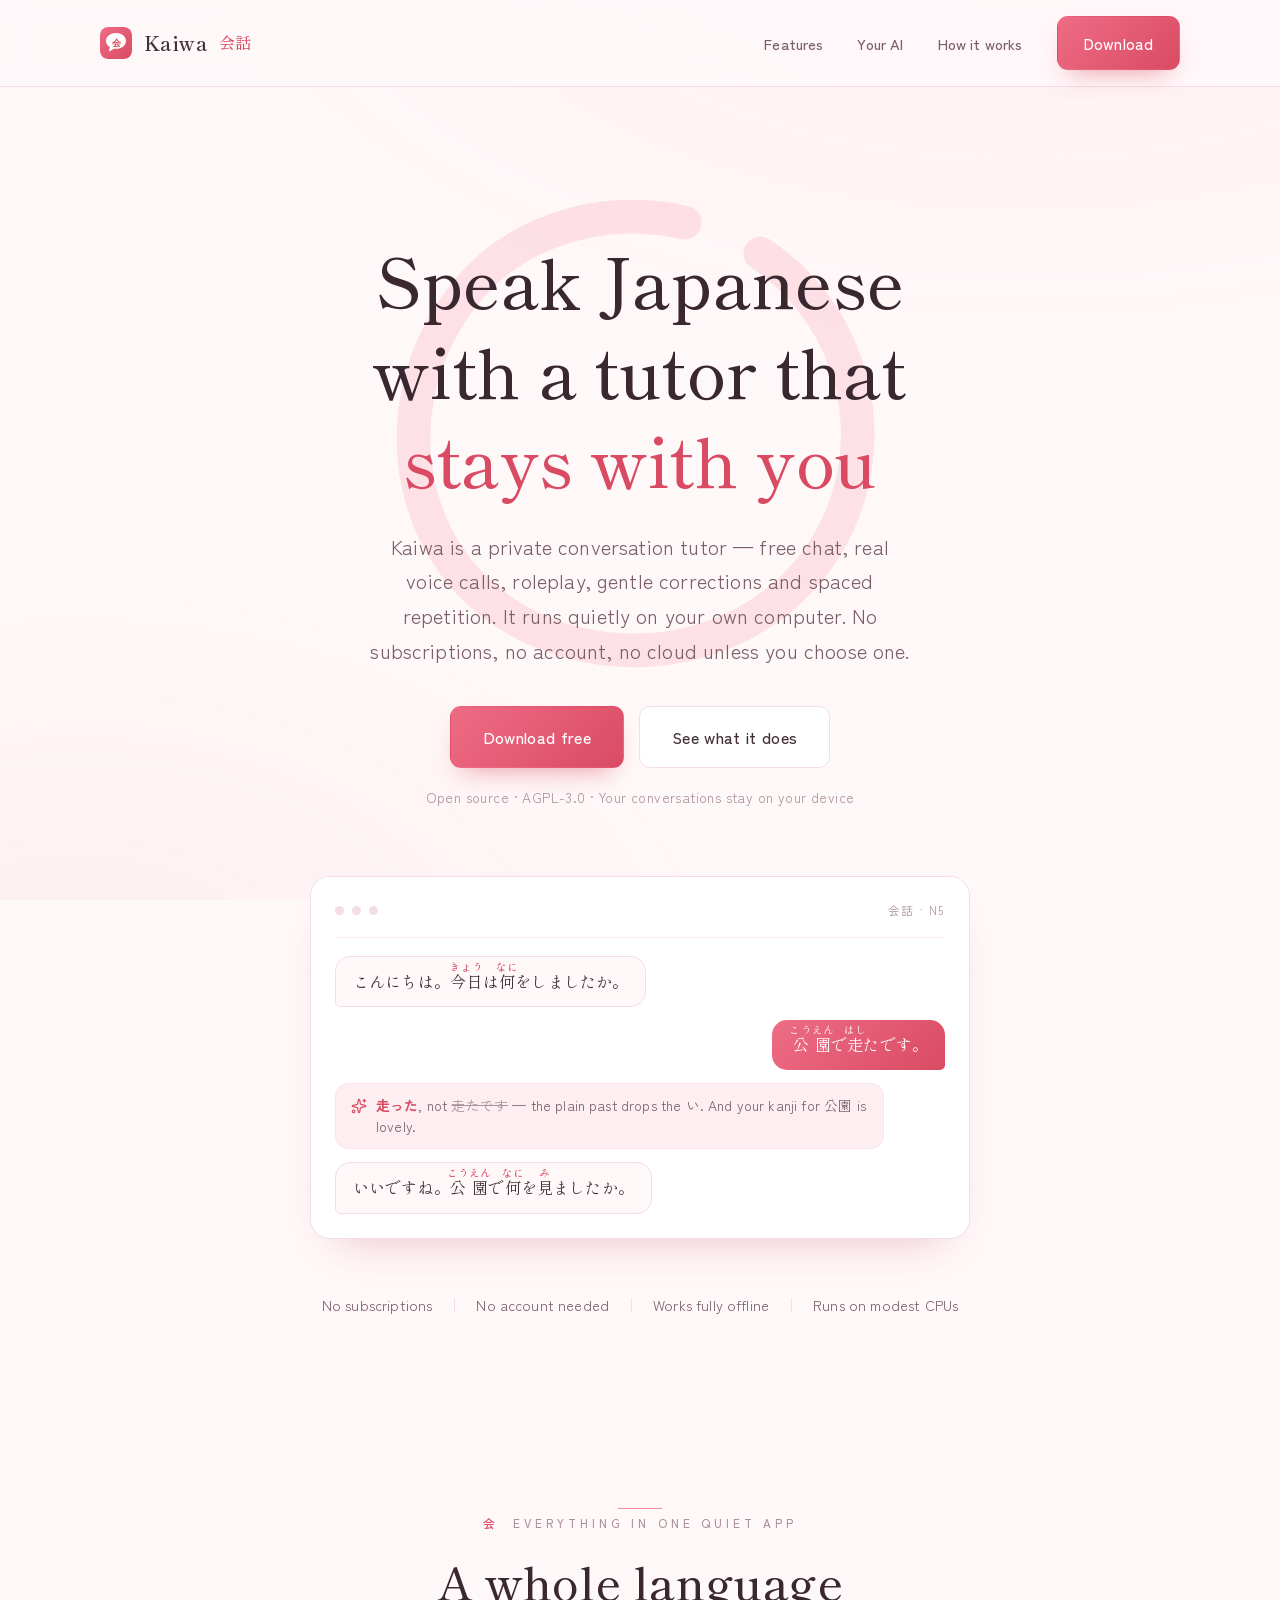
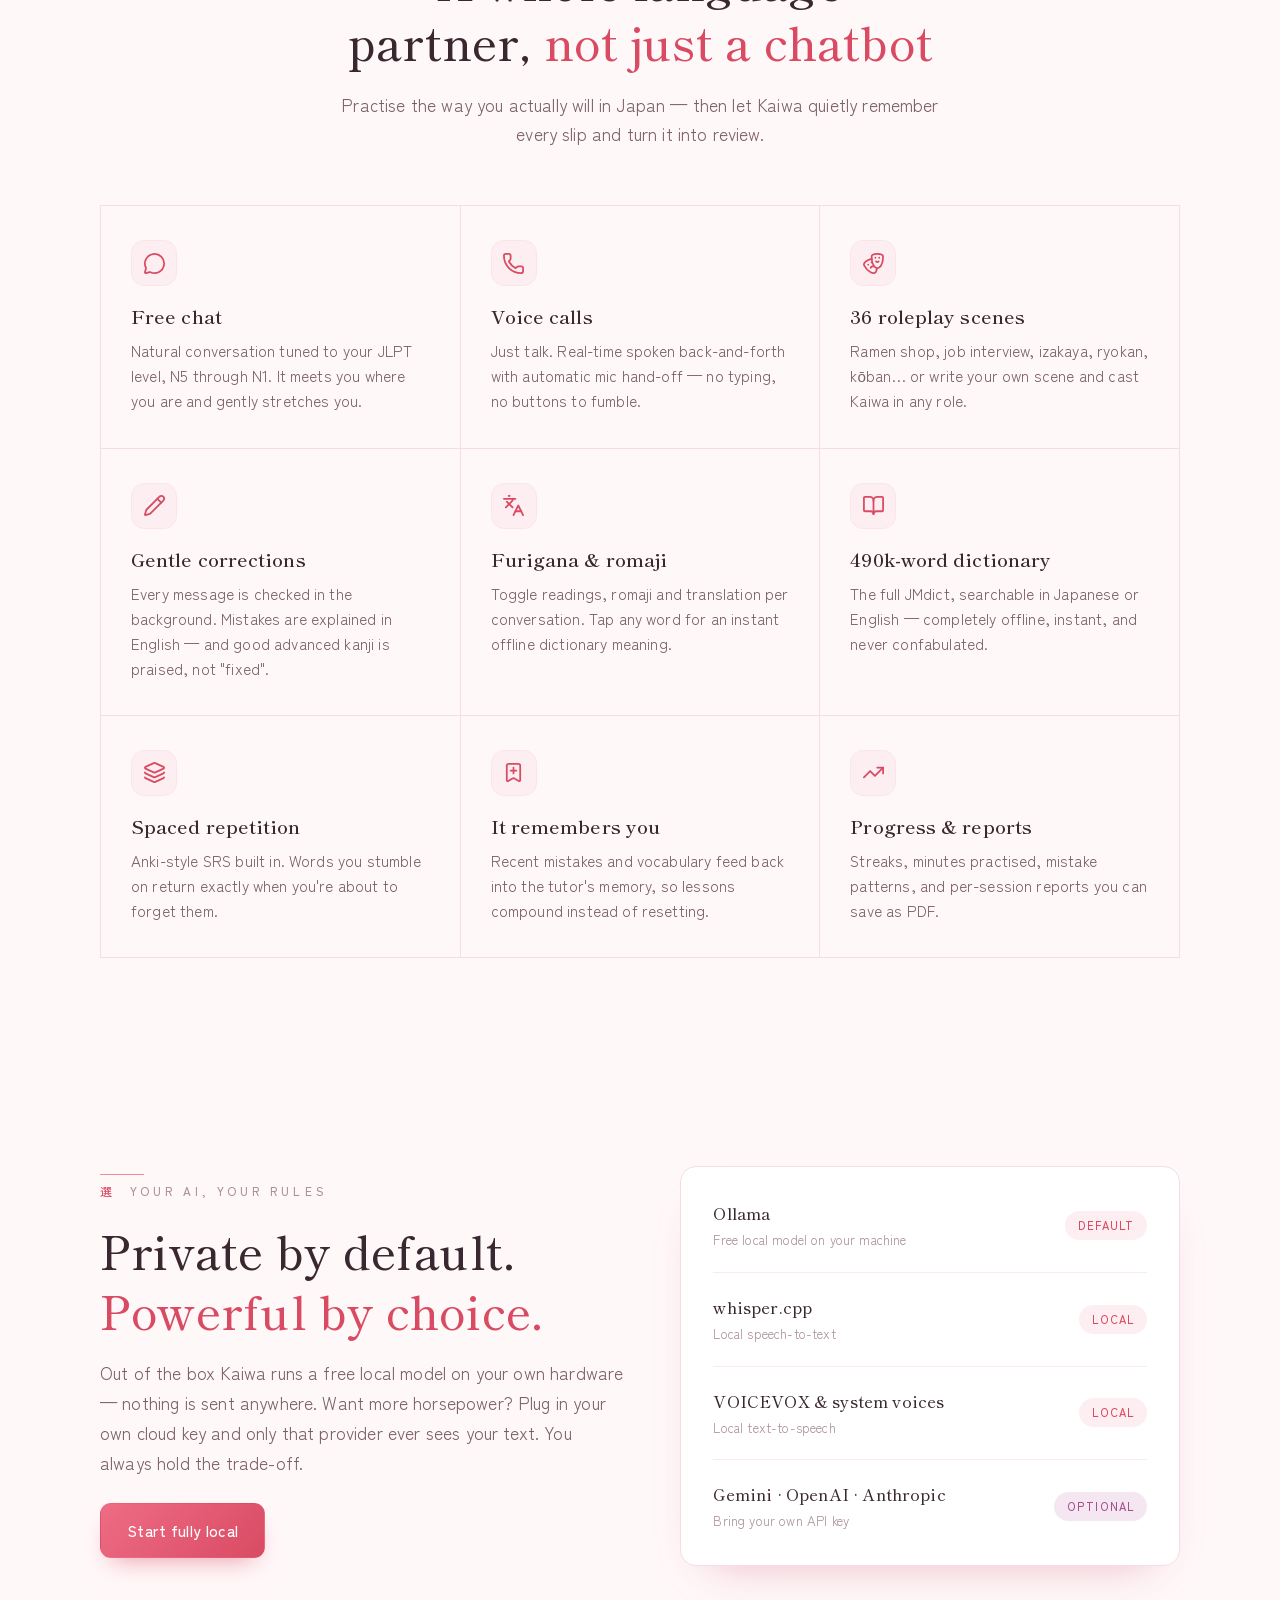
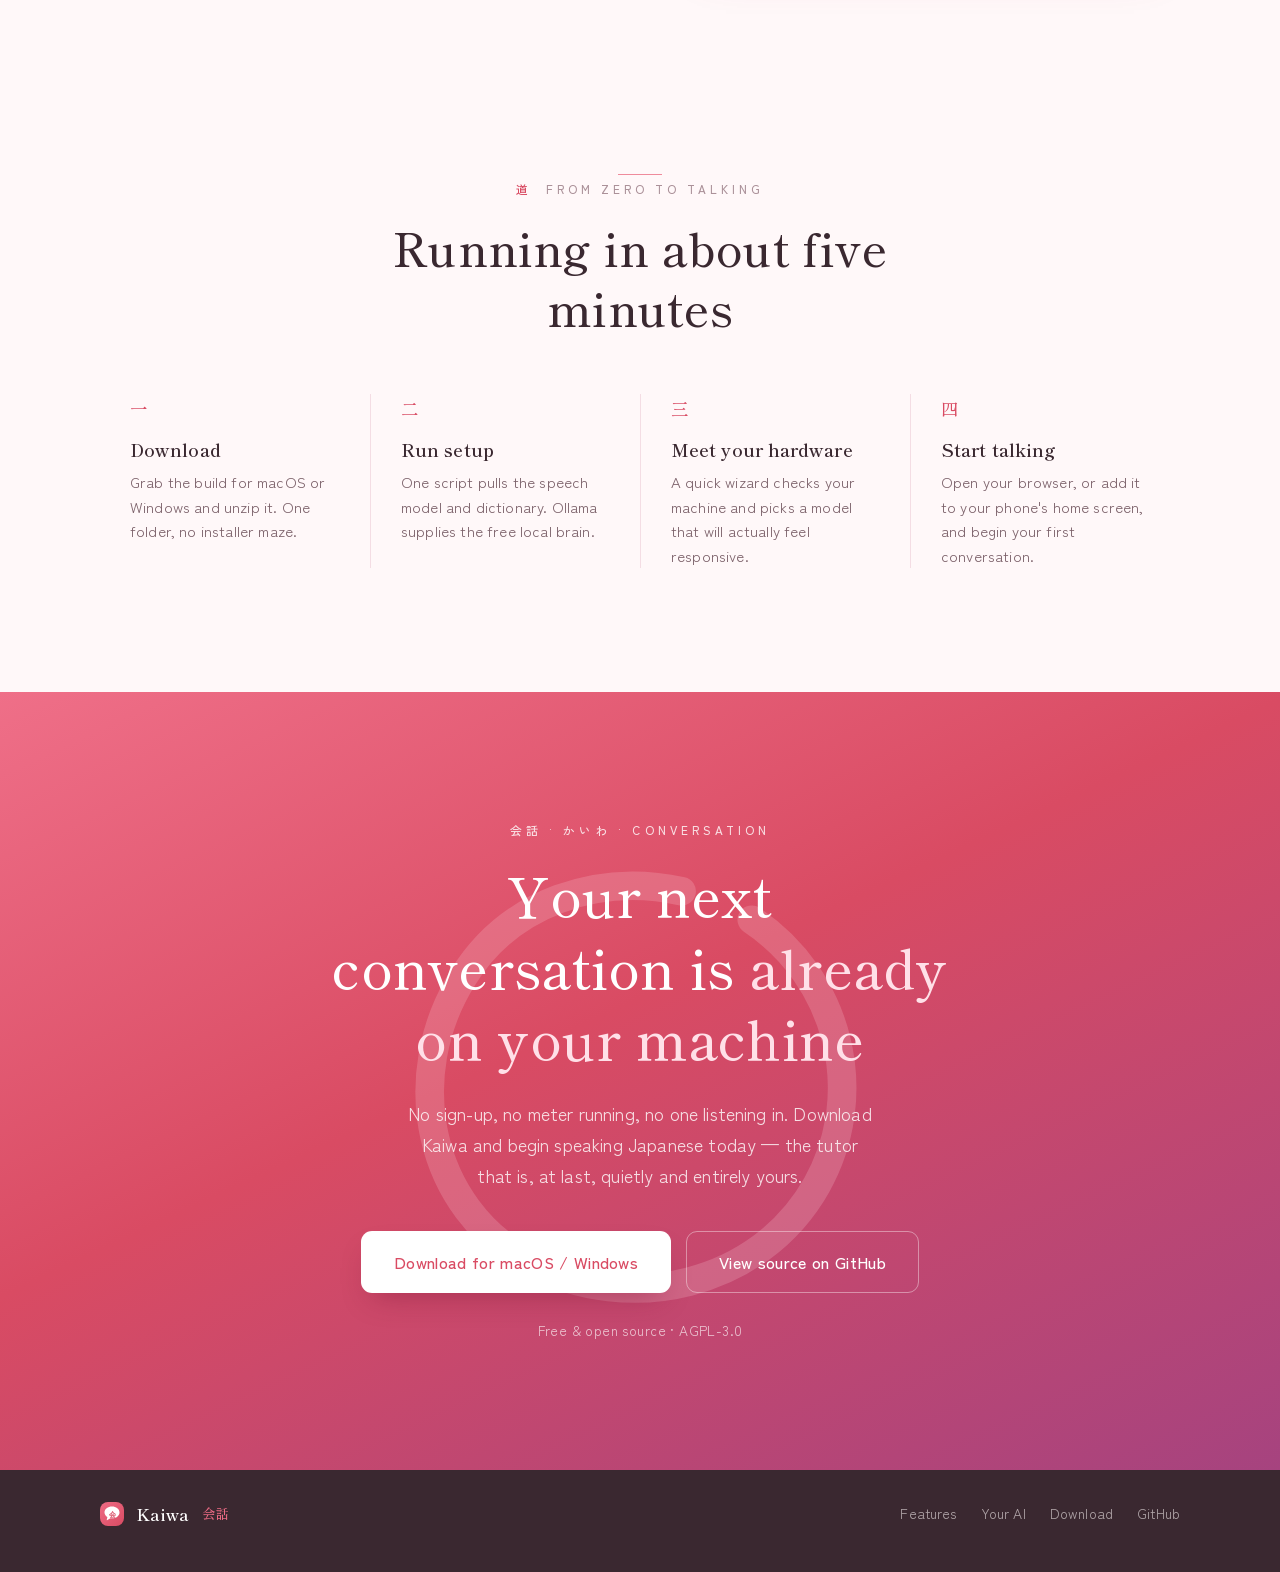
<file: docs/index.html>
<!DOCTYPE html>
<html lang="en">
<head>
<meta charset="UTF-8" />
<meta name="viewport" content="width=device-width, initial-scale=1.0" />
<title>Kaiwa 会話 — Your private Japanese conversation tutor</title>
<meta name="description" content="Chat, voice calls, roleplay, live corrections, and spaced repetition — a Japanese tutor that runs entirely on your own computer. No subscriptions. No account. 100% local by default." />
<meta name="theme-color" content="#fff8f9" />
<link rel="icon" href="assets/icon.svg" type="image/svg+xml" />

<!-- social share preview -->
<meta property="og:type" content="website" />
<meta property="og:url" content="https://yeshsanchez.github.io/Kaiwa/" />
<meta property="og:title" content="Kaiwa 会話 — Your private Japanese conversation tutor" />
<meta property="og:description" content="Chat, voice calls, roleplay, live corrections, and spaced repetition — a Japanese tutor that runs entirely on your own computer. No subscriptions. No account. 100% local by default." />
<meta property="og:image" content="https://yeshsanchez.github.io/Kaiwa/cover.jpg" />
<meta name="twitter:card" content="summary_large_image" />
<meta name="twitter:title" content="Kaiwa 会話 — Your private Japanese conversation tutor" />
<meta name="twitter:description" content="Chat, voice calls, roleplay, live corrections, and spaced repetition — a Japanese tutor that runs entirely on your own computer. 100% local by default." />
<meta name="twitter:image" content="https://yeshsanchez.github.io/Kaiwa/cover.jpg" />

<!-- calm mincho serif for display, a light humanist gothic for body -->
<link rel="preconnect" href="https://fonts.googleapis.com" />
<link rel="preconnect" href="https://fonts.gstatic.com" crossorigin />
<link href="https://fonts.googleapis.com/css2?family=Shippori+Mincho:wght@400;500;600&family=Zen+Kaku+Gothic+New:wght@300;400;500;700&display=swap" rel="stylesheet" />

<style>
:root{
  /* pink & white, drawn from the app icon (#ee6c85 → #d94b63) */
  --paper:#fff8f9;
  --paper-2:#fffdfe;
  --paper-3:#ffffff;
  --sumi:#3a2830;      /* deep plum ink */
  --ink:#42303a;
  --ink-soft:#7b6069;
  --sub:#ab9199;
  --line:#f4dde4;      /* soft pink hairline */
  --line-soft:#faebf0;

  --rose:#e85d75;
  --coral:#ee6c85;
  --deeprose:#d94b63;
  --rose-soft:#fdeef1;
  --rose-soft2:#fbe4ea;
  --plum:#a6508f;
  --plum-soft:#f5e7f1;

  --grad-btn:linear-gradient(135deg,#ee6c85 0%,#d94b63 100%);
  --grad-finale:linear-gradient(155deg,#ef6f88 0%,#d94b63 44%,#a6437f 100%);

  --radius:16px;
  --shadow:0 22px 46px -30px rgba(190,55,90,.42);
  --ease:cubic-bezier(.22,.61,.36,1);
}

*{box-sizing:border-box;margin:0;padding:0}
html{scroll-behavior:smooth}
body{
  font-family:'Zen Kaku Gothic New',-apple-system,"Hiragino Sans","Yu Gothic",sans-serif;
  font-weight:400;
  color:var(--ink);
  background:var(--paper);
  line-height:1.72;
  letter-spacing:.01em;
  -webkit-font-smoothing:antialiased;
  overflow-x:hidden;
}
/* faint rose wash */
body::before{content:"";position:fixed;inset:0;z-index:-1;pointer-events:none;opacity:.7;
  background:
    radial-gradient(120vw 90vh at 80% -12%,rgba(238,108,133,.10),transparent 58%),
    radial-gradient(90vw 80vh at 6% 110%,rgba(217,75,99,.07),transparent 60%)}
h1,h2,h3,.mincho{font-family:'Shippori Mincho','Hiragino Mincho ProN',serif;font-weight:500;line-height:1.3;letter-spacing:.005em}
a{color:inherit;text-decoration:none}
.jp{font-family:'Shippori Mincho','Hiragino Mincho ProN',serif}

.wrap{width:min(1080px,90vw);margin:0 auto}
.accent{color:var(--deeprose)}

/* inline line-icons (Lucide geometry) */
.i{display:inline-block;vertical-align:middle;fill:none;stroke:currentColor;stroke-width:1.85;stroke-linecap:round;stroke-linejoin:round}

/* spaced small-caps label */
.kick{font-family:'Zen Kaku Gothic New';font-size:.74rem;font-weight:500;letter-spacing:.34em;text-transform:uppercase;color:var(--sub)}
.kick .mk{color:var(--deeprose)}

/* ---------- ensō brush motif ---------- */
.enso{position:absolute;pointer-events:none;opacity:.16;color:var(--coral)}
.enso svg{width:100%;height:100%;display:block}
@keyframes breathe{0%,100%{transform:rotate(-4deg) scale(1)}50%{transform:rotate(2deg) scale(1.02)}}

/* ---------- buttons ---------- */
.btn{display:inline-flex;align-items:center;gap:9px;font-family:'Zen Kaku Gothic New';font-weight:500;font-size:.96rem;
  padding:13px 26px;border-radius:11px;border:1px solid transparent;cursor:pointer;letter-spacing:.02em;
  transition:transform .4s var(--ease),filter .3s,background .3s,border-color .3s,color .3s,box-shadow .3s}
.btn .i{width:18px;height:18px;stroke-width:2}
.btn.solid{background:var(--grad-btn);color:#fff;box-shadow:0 12px 26px -12px rgba(217,75,99,.6)}
.btn.solid:hover{transform:translateY(-2px);filter:saturate(1.1) brightness(1.03);box-shadow:0 18px 34px -14px rgba(217,75,99,.7)}
.btn.line{background:var(--paper-3);border-color:var(--line);color:var(--ink)}
.btn.line:hover{border-color:var(--rose);color:var(--deeprose);transform:translateY(-2px)}
.btn.lg{padding:16px 32px;font-size:1.02rem}

/* ---------- nav ---------- */
header{position:sticky;top:0;z-index:50;background:rgba(255,248,249,.85);backdrop-filter:blur(10px);border-bottom:1px solid var(--line)}
nav{display:flex;align-items:center;justify-content:space-between;padding:16px 0}
.brand{display:flex;align-items:center;gap:12px;font-family:'Shippori Mincho';font-weight:600;font-size:1.2rem;letter-spacing:.02em}
.brand img{width:32px;height:32px;border-radius:8px}
.brand small{color:var(--deeprose);font-weight:500}
.nav-links{display:flex;align-items:center;gap:34px;font-size:.92rem;font-weight:500;color:var(--ink-soft)}
.nav-links a.txt{position:relative;transition:color .25s}
.nav-links a.txt:hover{color:var(--deeprose)}
.nav-links a.txt::after{content:"";position:absolute;left:0;right:100%;bottom:-5px;height:1px;background:var(--rose);transition:right .3s var(--ease)}
.nav-links a.txt:hover::after{right:0}
@media(max-width:760px){.nav-links .txt{display:none}}

/* ---------- hero ---------- */
.hero{position:relative;padding:118px 0 84px;text-align:center}
.hero .enso{width:min(560px,78vw);height:min(560px,78vw);left:50%;top:60px;transform:translateX(-50%);animation:breathe 22s ease-in-out infinite}
.hero-inner{position:relative}
.hero .tag{display:inline-flex;align-items:center;gap:10px;font-size:.8rem;letter-spacing:.14em;text-transform:uppercase;color:var(--ink-soft);
  border:1px solid var(--line);background:var(--paper-3);padding:8px 18px;border-radius:999px}
.hero .tag .dot{width:7px;height:7px;border-radius:50%;background:var(--rose);box-shadow:0 0 0 4px var(--rose-soft)}
.hero h1{font-size:clamp(2.5rem,6vw,4.3rem);font-weight:500;margin:30px auto 0;max-width:17ch;color:var(--sumi)}
.hero h1 em{font-style:normal;color:var(--deeprose)}
.hero p.lead{font-size:clamp(1.04rem,2vw,1.26rem);color:var(--ink-soft);max-width:54ch;margin:26px auto 0;font-weight:400}
.hero .cta{display:flex;gap:15px;justify-content:center;flex-wrap:wrap;margin-top:38px}
.microcopy{margin-top:18px;font-size:.85rem;color:var(--sub);letter-spacing:.03em}

/* trust strip */
.trust{display:flex;justify-content:center;flex-wrap:wrap;gap:0;margin-top:52px;font-size:.9rem;color:var(--ink-soft)}
.trust span{padding:2px 22px;position:relative}
.trust span+span::before{content:"";position:absolute;left:0;top:50%;transform:translateY(-50%);width:1px;height:14px;background:var(--line)}
@media(max-width:620px){.trust span+span::before{display:none}.trust span{padding:4px 14px}}

/* hero preview */
.preview{position:relative;margin:66px auto 0;max-width:660px;padding:24px;border-radius:20px;
  background:var(--paper-3);border:1px solid var(--line);box-shadow:var(--shadow)}
.preview .bar{display:flex;align-items:center;gap:8px;padding-bottom:16px;margin-bottom:18px;border-bottom:1px solid var(--line-soft)}
.preview .bar i{width:9px;height:9px;border-radius:50%;background:var(--line)}
.preview .bar span{margin-left:auto;font-size:.72rem;letter-spacing:.14em;text-transform:uppercase;color:var(--sub)}
.chat{display:flex;flex-direction:column;gap:13px;text-align:left}
.bub{max-width:82%;padding:12px 17px;border-radius:15px;font-size:1rem;line-height:1.6}
.bub.them{align-self:flex-start;background:var(--paper);border:1px solid var(--line);border-bottom-left-radius:5px;color:var(--ink)}
.bub.me{align-self:flex-end;background:var(--grad-btn);color:#fff;border-bottom-right-radius:5px}
.bub .fuji{font-size:.66em;color:var(--deeprose);font-weight:500}
.bub.me .fuji{color:rgba(255,255,255,.82)}
.corr{align-self:flex-start;max-width:90%;font-size:.86rem;background:var(--rose-soft);border:1px solid var(--rose-soft2);border-radius:13px;padding:11px 15px;color:var(--ink-soft);line-height:1.55;display:flex;gap:9px}
.corr .i{width:16px;height:16px;color:var(--deeprose);flex:none;margin-top:3px}
.corr b{color:var(--deeprose);font-weight:700}
.corr .del{color:var(--sub);text-decoration:line-through}

/* ---------- section scaffolding ---------- */
section{position:relative;padding:104px 0}
.sec-head{max-width:600px}
.sec-head.center{margin-inline:auto;text-align:center}
.sec-head h2{font-size:clamp(1.9rem,4.2vw,2.9rem);font-weight:500;margin-top:18px;color:var(--sumi)}
.sec-head h2 em{font-style:normal;color:var(--deeprose)}
.sec-head p{font-size:1.08rem;color:var(--ink-soft);margin-top:18px}
.rule{width:44px;height:1px;background:var(--rose);margin:0 auto 4px;opacity:.7}

/* feature grid */
.grid{display:grid;grid-template-columns:repeat(3,1fr);gap:0;margin-top:56px;border-top:1px solid var(--line);border-left:1px solid var(--line)}
@media(max-width:860px){.grid{grid-template-columns:repeat(2,1fr)}}
@media(max-width:540px){.grid{grid-template-columns:1fr}}
.card{padding:34px 30px;background:transparent;border-right:1px solid var(--line);border-bottom:1px solid var(--line);
  transition:background .4s var(--ease)}
.card:hover{background:var(--paper-2)}
.ic{width:46px;height:46px;border-radius:13px;display:grid;place-items:center;margin-bottom:18px;
  background:var(--rose-soft);border:1px solid var(--rose-soft2);color:var(--deeprose);transition:background .4s var(--ease)}
.ic .i{width:23px;height:23px}
.card:hover .ic{background:#fff}
.card h3{font-size:1.16rem;font-weight:600;color:var(--sumi)}
.card p{margin-top:10px;color:var(--ink-soft);font-size:.95rem;line-height:1.65}

/* ---------- choose your AI ---------- */
.split{display:grid;grid-template-columns:1.05fr 1fr;gap:56px;align-items:center}
@media(max-width:840px){.split{grid-template-columns:1fr;gap:40px}}
.ai-panel{padding:12px 32px;border-radius:var(--radius);background:var(--paper-3);border:1px solid var(--line);box-shadow:var(--shadow)}
.ai-row{display:flex;align-items:center;gap:16px;padding:20px 0;border-top:1px solid var(--line-soft)}
.ai-row:first-of-type{border-top:none}
.ai-row .name{font-family:'Shippori Mincho';font-weight:500;font-size:1.02rem;color:var(--sumi)}
.ai-row .name small{display:block;color:var(--sub);font-weight:400;font-size:.82rem;font-family:'Zen Kaku Gothic New';margin-top:2px}
.ai-row .tag{margin-left:auto;font-size:.7rem;font-weight:500;letter-spacing:.1em;text-transform:uppercase;padding:5px 13px;border-radius:999px}
.tag.local{background:var(--rose-soft);color:var(--deeprose)}
.tag.opt{background:var(--plum-soft);color:var(--plum)}

/* ---------- how it works ---------- */
.steps{display:grid;grid-template-columns:repeat(4,1fr);gap:0;margin-top:56px}
@media(max-width:820px){.steps{grid-template-columns:repeat(2,1fr);gap:34px 30px}}
@media(max-width:440px){.steps{grid-template-columns:1fr}}
.step{position:relative;padding:0 30px}
.step:not(:first-child){border-left:1px solid var(--line)}
@media(max-width:820px){.step{border-left:none!important;padding:0}}
.step .num{font-family:'Shippori Mincho';font-weight:500;font-size:1.1rem;color:var(--deeprose);letter-spacing:.1em}
.step h3{font-size:1.12rem;font-weight:600;margin-top:14px;color:var(--sumi)}
.step p{margin-top:9px;font-size:.93rem;color:var(--ink-soft);line-height:1.65}

/* ---------- saturated rose finale ---------- */
.finale{position:relative;background:var(--grad-finale);color:#fff;text-align:center;padding:128px 0;margin-top:20px;overflow:hidden}
.finale .enso{width:min(520px,80vw);height:min(520px,80vw);left:50%;top:50%;transform:translate(-50%,-50%);opacity:.2;color:#ffd7e0;animation:breathe 26s ease-in-out infinite}
.finale-inner{position:relative}
.finale .kick{color:rgba(255,255,255,.8)}
.finale h2{font-family:'Shippori Mincho';font-size:clamp(2.1rem,5vw,3.4rem);font-weight:500;max-width:20ch;margin:18px auto 0;color:#fff;line-height:1.32}
.finale h2 em{font-style:normal;color:#ffe0e8}
.finale p{color:rgba(255,255,255,.82);font-size:1.12rem;max-width:52ch;margin:24px auto 0}
.finale .cta{display:flex;gap:15px;justify-content:center;flex-wrap:wrap;margin-top:40px}
.finale .btn.solid{background:#fff;color:var(--deeprose);box-shadow:0 14px 30px -12px rgba(120,20,50,.45)}
.finale .btn.solid:hover{filter:none;background:#fff5f7}
.finale .btn.line{background:transparent;border-color:rgba(255,255,255,.4);color:#fff}
.finale .btn.line:hover{border-color:#fff;color:#fff;background:rgba(255,255,255,.1)}
.finale .fine{margin-top:26px;font-size:.85rem;color:rgba(255,255,255,.68);letter-spacing:.03em}

/* footer */
footer{background:var(--sumi);color:rgba(255,248,249,.6);padding:30px 0 44px;font-size:.87rem}
footer .wrap{display:flex;justify-content:space-between;align-items:center;flex-wrap:wrap;gap:16px}
footer a:hover{color:#fff}
footer .fl{display:flex;gap:24px}

/* reveal */
.reveal{opacity:0;transform:translateY(20px);transition:opacity 1.1s var(--ease),transform 1.1s var(--ease)}
.reveal.in{opacity:1;transform:none}
@media(prefers-reduced-motion:reduce){.reveal{transition:none}.enso{animation:none!important}}
</style>
</head>
<body>

<header>
  <nav class="wrap">
    <a class="brand" href="#top"><img src="assets/icon.svg" alt="Kaiwa logo" /> Kaiwa <small class="jp">会話</small></a>
    <div class="nav-links">
      <a class="txt" href="#features">Features</a>
      <a class="txt" href="#ai">Your AI</a>
      <a class="txt" href="#how">How it works</a>
      <a class="btn solid" href="#download">Download</a>
    </div>
  </nav>
</header>

<main id="top">

  <!-- ======================= HERO ======================= -->
  <section class="hero">
    <div class="enso" aria-hidden="true">
      <svg viewBox="0 0 200 200" fill="none">
        <path d="M143 38 C176 60 188 104 168 140 C146 179 96 190 58 170 C18 149 8 98 32 60 C50 31 84 20 116 27"
          stroke="currentColor" stroke-width="12" stroke-linecap="round"/>
      </svg>
    </div>
    <div class="wrap hero-inner">
      <h1>Speak Japanese with a tutor that <em>stays with you</em></h1>
      <p class="lead">Kaiwa is a private conversation tutor — free chat, real voice calls, roleplay, gentle corrections and spaced repetition. It runs quietly on your own computer. No subscriptions, no account, no cloud unless you choose one.</p>
      <div class="cta">
        <a class="btn solid lg" href="#download">Download free</a>
        <a class="btn line lg" href="#features">See what it does</a>
      </div>
      <p class="microcopy">Open source · AGPL-3.0 · Your conversations stay on your device</p>

      <!-- preview -->
      <div class="preview reveal">
        <div class="bar"><i></i><i></i><i></i><span>会話 · N5</span></div>
        <div class="chat">
          <div class="bub them"><span class="jp">こんにちは。<ruby>今日<rt class="fuji">きょう</rt></ruby>は<ruby>何<rt class="fuji">なに</rt></ruby>をしましたか。</span></div>
          <div class="bub me"><span class="jp"><ruby>公園<rt class="fuji">こうえん</rt></ruby>で<ruby>走<rt class="fuji">はし</rt></ruby>たです。</span></div>
          <div class="corr">
            <svg class="i" viewBox="0 0 24 24"><path d="M11.017 2.814a1 1 0 0 1 1.966 0l1.051 5.558a2 2 0 0 0 1.594 1.594l5.558 1.051a1 1 0 0 1 0 1.966l-5.558 1.051a2 2 0 0 0-1.594 1.594l-1.051 5.558a1 1 0 0 1-1.966 0l-1.051-5.558a2 2 0 0 0-1.594-1.594l-5.558-1.051a1 1 0 0 1 0-1.966l5.558-1.051a2 2 0 0 0 1.594-1.594z"/><path d="M20 2v4"/><path d="M22 4h-4"/><circle cx="4" cy="20" r="2"/></svg>
            <span><b>走った</b>, not <span class="del">走たです</span> — the plain past drops the い. And your kanji for <span class="jp">公園</span> is lovely.</span>
          </div>
          <div class="bub them jp">いいですね。<ruby>公園<rt class="fuji">こうえん</rt></ruby>で<ruby>何<rt class="fuji">なに</rt></ruby>を<ruby>見<rt class="fuji">み</rt></ruby>ましたか。</div>
        </div>
      </div>

      <div class="trust reveal">
        <span>No subscriptions</span>
        <span>No account needed</span>
        <span>Works fully offline</span>
        <span>Runs on modest CPUs</span>
      </div>
    </div>
  </section>

  <!-- ======================= FEATURES ======================= -->
  <section id="features">
    <div class="wrap">
      <div class="sec-head center reveal">
        <div class="rule"></div>
        <div class="kick"><span class="mk">会</span>&nbsp; Everything in one quiet app</div>
        <h2>A whole language partner, <em>not just a chatbot</em></h2>
        <p>Practise the way you actually will in Japan — then let Kaiwa quietly remember every slip and turn it into review.</p>
      </div>
      <div class="grid reveal">
        <div class="card">
          <div class="ic"><svg class="i" viewBox="0 0 24 24"><path d="M2.992 16.342a2 2 0 0 1 .094 1.167l-1.065 3.29a1 1 0 0 0 1.236 1.168l3.413-.998a2 2 0 0 1 1.099.092 10 10 0 1 0-4.777-4.719"/></svg></div>
          <h3>Free chat</h3><p>Natural conversation tuned to your JLPT level, N5 through N1. It meets you where you are and gently stretches you.</p>
        </div>
        <div class="card">
          <div class="ic"><svg class="i" viewBox="0 0 24 24"><path d="M13.832 16.568a1 1 0 0 0 1.213-.303l.355-.465A2 2 0 0 1 17 15h3a2 2 0 0 1 2 2v3a2 2 0 0 1-2 2A18 18 0 0 1 2 4a2 2 0 0 1 2-2h3a2 2 0 0 1 2 2v3a2 2 0 0 1-.8 1.6l-.468.351a1 1 0 0 0-.292 1.233 14 14 0 0 0 6.392 6.384"/></svg></div>
          <h3>Voice calls</h3><p>Just talk. Real-time spoken back-and-forth with automatic mic hand-off — no typing, no buttons to fumble.</p>
        </div>
        <div class="card">
          <div class="ic"><svg class="i" viewBox="0 0 24 24"><path d="M10 11h.01"/><path d="M14 6h.01"/><path d="M18 6h.01"/><path d="M6.5 13.1h.01"/><path d="M22 5c0 9-4 12-6 12s-6-3-6-12c0-2 2-3 6-3s6 1 6 3"/><path d="M17.4 9.9c-.8.8-2 .8-2.8 0"/><path d="M10.1 7.1C9 7.2 7.7 7.7 6 8.6c-3.5 2-4.7 3.9-3.7 5.6 4.5 7.8 9.5 8.4 11.2 7.4.9-.5 1.9-2.1 1.9-4.7"/><path d="M9.1 16.5c.3-1.1 1.4-1.7 2.4-1.4"/></svg></div>
          <h3>36 roleplay scenes</h3><p>Ramen shop, job interview, izakaya, ryokan, kōban… or write your own scene and cast Kaiwa in any role.</p>
        </div>
        <div class="card">
          <div class="ic"><svg class="i" viewBox="0 0 24 24"><path d="M21.174 6.812a1 1 0 0 0-3.986-3.987L3.842 16.174a2 2 0 0 0-.5.83l-1.321 4.352a.5.5 0 0 0 .623.622l4.353-1.32a2 2 0 0 0 .83-.497z"/><path d="m15 5 4 4"/></svg></div>
          <h3>Gentle corrections</h3><p>Every message is checked in the background. Mistakes are explained in English — and good advanced kanji is praised, not "fixed".</p>
        </div>
        <div class="card">
          <div class="ic"><svg class="i" viewBox="0 0 24 24"><path d="m5 8 6 6"/><path d="m4 14 6-6 2-3"/><path d="M2 5h12"/><path d="M7 2h1"/><path d="m22 22-5-10-5 10"/><path d="M14 18h6"/></svg></div>
          <h3>Furigana &amp; romaji</h3><p>Toggle readings, romaji and translation per conversation. Tap any word for an instant offline dictionary meaning.</p>
        </div>
        <div class="card">
          <div class="ic"><svg class="i" viewBox="0 0 24 24"><path d="M12 7v14"/><path d="M3 18a1 1 0 0 1-1-1V4a1 1 0 0 1 1-1h5a4 4 0 0 1 4 4 4 4 0 0 1 4-4h5a1 1 0 0 1 1 1v13a1 1 0 0 1-1 1h-6a3 3 0 0 0-3 3 3 3 0 0 0-3-3z"/></svg></div>
          <h3>490k-word dictionary</h3><p>The full JMdict, searchable in Japanese or English — completely offline, instant, and never confabulated.</p>
        </div>
        <div class="card">
          <div class="ic"><svg class="i" viewBox="0 0 24 24"><path d="M12.83 2.18a2 2 0 0 0-1.66 0L2.6 6.08a1 1 0 0 0 0 1.83l8.58 3.91a2 2 0 0 0 1.66 0l8.58-3.9a1 1 0 0 0 0-1.83z"/><path d="M2 12a1 1 0 0 0 .58.91l8.6 3.91a2 2 0 0 0 1.65 0l8.58-3.9A1 1 0 0 0 22 12"/><path d="M2 17a1 1 0 0 0 .58.91l8.6 3.91a2 2 0 0 0 1.65 0l8.58-3.9A1 1 0 0 0 22 17"/></svg></div>
          <h3>Spaced repetition</h3><p>Anki-style SRS built in. Words you stumble on return exactly when you're about to forget them.</p>
        </div>
        <div class="card">
          <div class="ic"><svg class="i" viewBox="0 0 24 24"><path d="M12 7v6"/><path d="M15 10H9"/><path d="M17 3a2 2 0 0 1 2 2v15a1 1 0 0 1-1.496.868l-4.512-2.578a2 2 0 0 0-1.984 0l-4.512 2.578A1 1 0 0 1 5 20V5a2 2 0 0 1 2-2z"/></svg></div>
          <h3>It remembers you</h3><p>Recent mistakes and vocabulary feed back into the tutor's memory, so lessons compound instead of resetting.</p>
        </div>
        <div class="card">
          <div class="ic"><svg class="i" viewBox="0 0 24 24"><path d="M16 7h6v6"/><path d="m22 7-8.5 8.5-5-5L2 17"/></svg></div>
          <h3>Progress &amp; reports</h3><p>Streaks, minutes practised, mistake patterns, and per-session reports you can save as PDF.</p>
        </div>
      </div>
    </div>
  </section>

  <!-- ======================= CHOOSE YOUR AI ======================= -->
  <section id="ai">
    <div class="wrap split">
      <div class="reveal">
        <div class="sec-head" style="margin-bottom:26px">
          <div class="rule" style="margin:0 0 6px"></div>
          <div class="kick"><span class="mk">選</span>&nbsp; Your AI, your rules</div>
          <h2>Private by default. <em>Powerful by choice.</em></h2>
          <p>Out of the box Kaiwa runs a free local model on your own hardware — nothing is sent anywhere. Want more horsepower? Plug in your own cloud key and only that provider ever sees your text. You always hold the trade-off.</p>
        </div>
        <a class="btn solid" href="#download">Start fully local</a>
      </div>
      <div class="ai-panel reveal">
        <div class="ai-row"><div class="name">Ollama <small>Free local model on your machine</small></div><span class="tag local">Default</span></div>
        <div class="ai-row"><div class="name">whisper.cpp <small>Local speech-to-text</small></div><span class="tag local">Local</span></div>
        <div class="ai-row"><div class="name">VOICEVOX &amp; system voices <small>Local text-to-speech</small></div><span class="tag local">Local</span></div>
        <div class="ai-row"><div class="name">Gemini · OpenAI · Anthropic <small>Bring your own API key</small></div><span class="tag opt">Optional</span></div>
      </div>
    </div>
  </section>

  <!-- ======================= HOW IT WORKS ======================= -->
  <section id="how">
    <div class="wrap">
      <div class="sec-head center reveal">
        <div class="rule"></div>
        <div class="kick"><span class="mk">道</span>&nbsp; From zero to talking</div>
        <h2>Running in about five minutes</h2>
      </div>
      <div class="steps reveal">
        <div class="step"><div class="num jp">一</div><h3>Download</h3><p>Grab the build for macOS or Windows and unzip it. One folder, no installer maze.</p></div>
        <div class="step"><div class="num jp">二</div><h3>Run setup</h3><p>One script pulls the speech model and dictionary. Ollama supplies the free local brain.</p></div>
        <div class="step"><div class="num jp">三</div><h3>Meet your hardware</h3><p>A quick wizard checks your machine and picks a model that will actually feel responsive.</p></div>
        <div class="step"><div class="num jp">四</div><h3>Start talking</h3><p>Open your browser, or add it to your phone's home screen, and begin your first conversation.</p></div>
      </div>
    </div>
  </section>

  <!-- ======================= FINALE ======================= -->
  <section class="finale" id="download">
    <div class="enso" aria-hidden="true">
      <svg viewBox="0 0 200 200" fill="none">
        <path d="M143 38 C176 60 188 104 168 140 C146 179 96 190 58 170 C18 149 8 98 32 60 C50 31 84 20 116 27"
          stroke="currentColor" stroke-width="11" stroke-linecap="round"/>
      </svg>
    </div>
    <div class="wrap finale-inner reveal">
      <div class="kick">会話 · かいわ · conversation</div>
      <h2>Your next conversation is <em>already on your machine</em></h2>
      <p>No sign-up, no meter running, no one listening in. Download Kaiwa and begin speaking Japanese today — the tutor that is, at last, quietly and entirely yours.</p>
      <div class="cta">
        <a class="btn solid lg" href="https://github.com/kroogies/Kaiwa/releases/latest">Download for macOS / Windows</a>
        <a class="btn line lg" href="https://github.com/kroogies/Kaiwa">View source on GitHub</a>
      </div>
      <p class="fine">Free &amp; open source · AGPL-3.0</p>
    </div>
  </section>

</main>

<footer>
  <div class="wrap">
    <a class="brand" href="#top" style="color:#fff;font-size:1.02rem"><img src="assets/icon.svg" alt="" style="width:24px;height:24px" /> Kaiwa <small class="jp" style="color:#ee6c85">会話</small></a>
    <div class="fl">
      <a href="#features">Features</a>
      <a href="#ai">Your AI</a>
      <a href="#download">Download</a>
      <a href="https://github.com/kroogies/Kaiwa">GitHub</a>
    </div>
  </div>
</footer>

<script>
const io = new IntersectionObserver((entries)=>{
  entries.forEach((e)=>{
    if(e.isIntersecting){ e.target.classList.add('in'); io.unobserve(e.target); }
  });
},{threshold:.12, rootMargin:'0px 0px -6% 0px'});
document.querySelectorAll('.reveal').forEach(el=>io.observe(el));
document.querySelectorAll('.hero .reveal').forEach(el=>requestAnimationFrame(()=>el.classList.add('in')));
</script>
</body>
</html>
</file>
